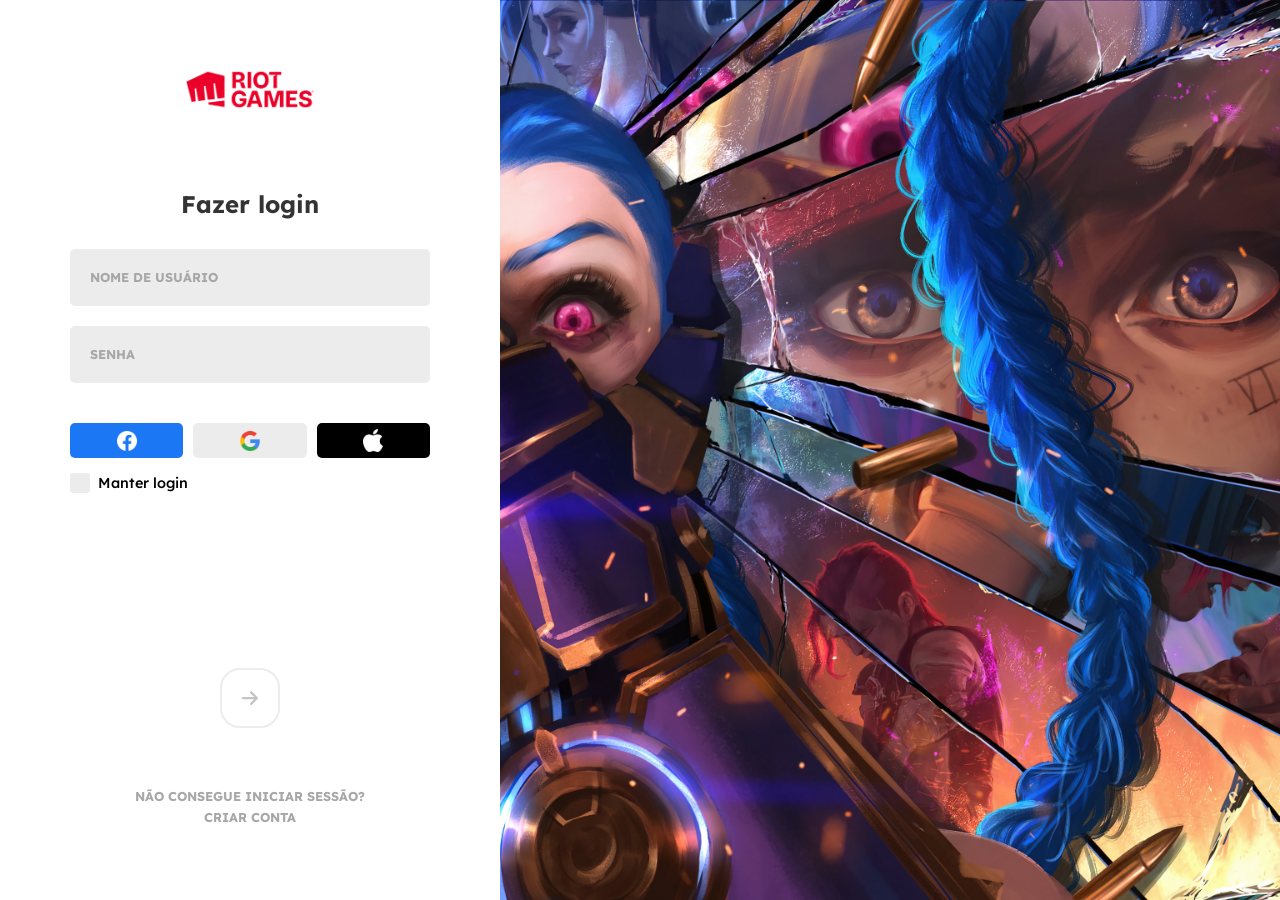
<file: PROJETO LOGIN LOL/index.html>
<!DOCTYPE html>
<html lang="pt-br">
<head>
    <meta charset="UTF-8">
    <meta name="viewport" content="width=device-width, initial-scale=1.0">
    <link rel="stylesheet" href="style.css">
    <script src="script.js" defer></script>

    <title>Riot Games</title>
</head>
<body>
    <main>
        <section class="login">

            <div class="wrapper">
                <img src="imagens/logo.png" alt="logo" class="login_logo">
                
                <h1 class="login_title">Fazer login</h1>

                <label class="login_label">
                    <span>Nome de Usuário</span>
                    <input type="text" name="username" class="input">
                </label>

                <label class="login_label">
                    <span>senha</span>
                    <input type="password" name="password" class="input">
                </label>

                <div class="login_icons">
                    <button type="button" class="icons_button">
                        <img src="imagens/facebook-icon.png" alt="facebook"/>
                    </button>

                    <button type="button" class="icons_button">
                        <img src="imagens/google-icon.png" alt="google">
                    </button>

                    <button type="button" class="icons_button">
                        <img src="imagens/apple-icon.png" alt="apple">
                    </button>
                </div>

                <label class="login_label_checkbox">
                    <input type="checkbox" class="input_checkbox">
                    Manter login
                </label>
            </div>

          <div class="wrapper">
            <button type="button" class="login_button" disabled>
                <svg xmlns="http://www.w3.org/2000/svg" viewBox="0 0 448 512">
                    <path d="M438.6 278.6l-160 160C272.4 444.9 264.2 448 256 448s-16.38-3.125-22.62-9.375c-12.5-12.5-12.5-32.75 0-45.25L338.8 288H32C14.33 288 .0016 273.7 .0016 256S14.33 224 32 224h306.8l-105.4-105.4c-12.5-12.5-12.5-32.75 0-45.25s32.75-12.5 45.25 0l160 160C451.1 245.9 451.1 266.1 438.6 278.6z"/>
                </svg>
            </button>

            <a href="https://recovery.riotgames.com/pt-br?region=BR1" target="_blank" class="login_link">não consegue iniciar sessão?</a>
            <a href="https://signup.leagueoflegends.com/pt-br/signup/index#/" target="_blank" class="login_link">criar conta</a>
          </div>

        </section> 
        <section class="wallpaper"></section> 
    </main>

</body>
</html>
</file>
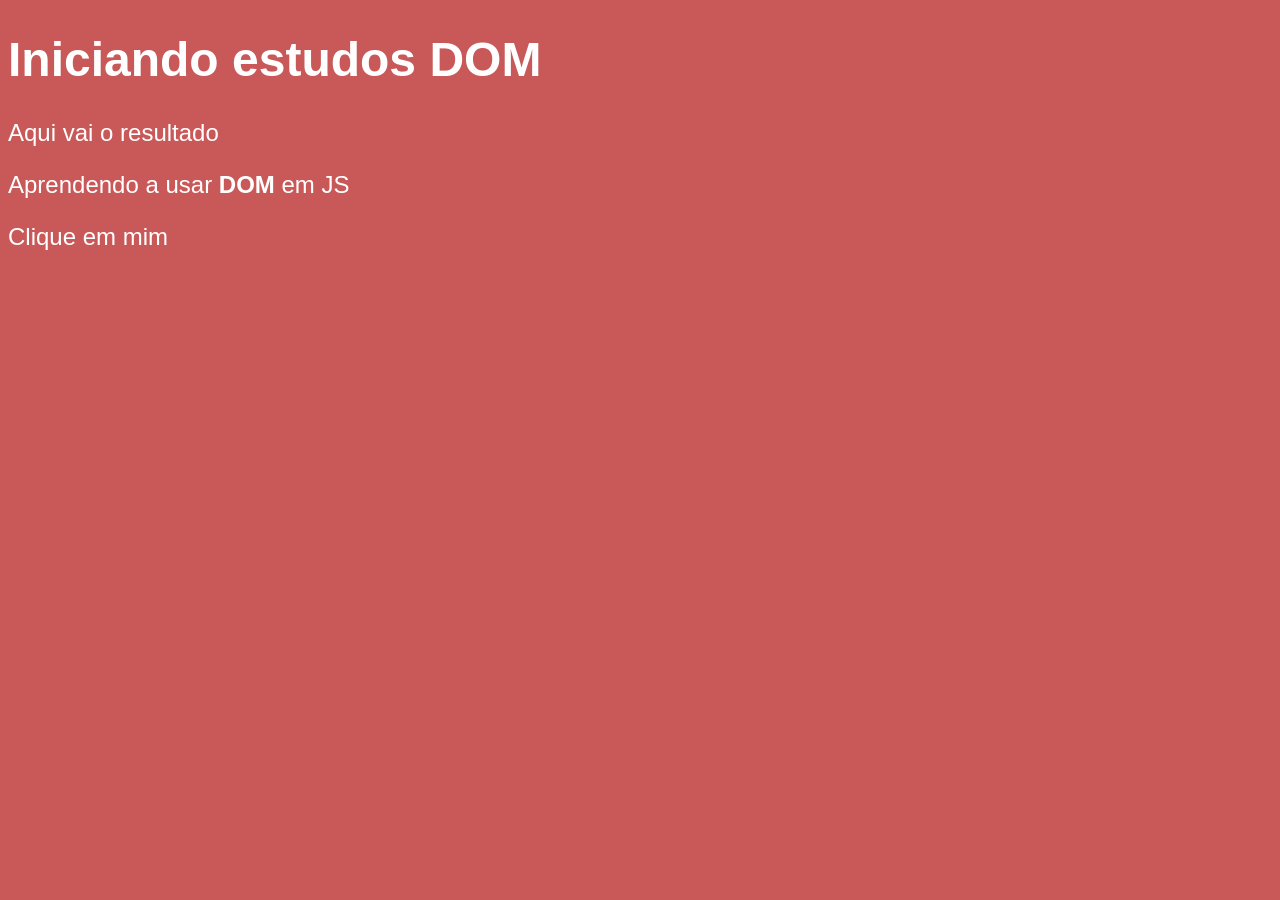
<file: CURSO DE JAVASCRIPT/AULA-DOM.html>
<!DOCTYPE html>
<html lang="en">
<head>
    <meta charset="UTF-8">
    <meta name="viewport" content="width=h1, initial-scale=1.0">
    <title>Primeiros passos DOM</title>
    <style>
        body {
            background: rgb(201, 89, 89);
            color: white;
            font: normal 18pt Arial;
        }
    </style>
</head>
<body>
    <h1>Iniciando estudos DOM</h1>
    <p>Aqui vai o resultado</p>
    <p>Aprendendo a usar <strong>DOM</strong> em JS</p>
    <div>Clique em mim</div>
    <script>
        var p1 = window.document.getElementsByTagName('p')[0]   <!--0 primeiro paragrafo, 1 segundo paragrafo, e assim sucessivamente-->        
    </script>
</body>
</html>
</file>
<file: PROJETO LOGIN LOL/style.css>
@import url('https://fonts.googleapis.com/css2?family=Lexend+Deca:wght@300;400;500;600;700&display=swap');

* {
  margin: 0;
  padding: 0;
  box-sizing: border-box;
  font-family: 'Lexend Deca', sans-serif;
}

:root {
  --white: #FFF;
  --whitesmoke: #F9F9F9;
  --light-grey: #ECECEC;
  --grey: #C4C4C4;
  --medium-grey: #A7A7A7;
  --deep-grey: #343434;
  --black: #000000;
  --blue: #1B77F3;
  --red: #CF3C3F;
}

main {
  display: flex;
}

.login {
  display: flex;
  flex-direction: column;
  align-items: center;
  justify-content: space-between;
  width: 100%;
  max-width: 500px;
  min-height: 100vh;
  padding: clamp(35px, 8%, 70px);
}

.wrapper {
  width: 100%;
  display: flex;
  flex-direction: column;
  align-items: center;
  justify-content: center;
}

.login_logo {
  width: 130px;
  margin-bottom: 80px;
}

.login_title {
  color: var(--deep-grey);
  font-size: 1.5em;
  margin-bottom: 30px;
}

.login_label {
  display: block;
  margin-bottom: 20px;
  width: 100%;
}

.input {
  width: 100%;
  background-color: var(--light-grey);
  border: 2px solid rgba(0, 0, 0, 0);
  border-radius: 5px;
  outline: none;
  font-size: 0.9em;
  padding: 25px 10px 10px;
  font-weight: 600;
  color: var(--deep-grey);
}

.login_label span {
  position: absolute;
  font-size: 0.8em;
  font-weight: 700;
  text-transform: uppercase;
  color: var(--medium-grey);
  margin: 20px;
  cursor: text;
  transition: all 200ms ease;
}

.input:focus {
  background-color: var(--whitesmoke);
  border: 2px solid var(--deep-grey);
}

.login_label .span-active {
  font-size: 0.7em;
  margin: 8px 10px;
}

.login_icons {
  display: flex;
  gap: 10px;
  width: 100%;
  margin-top: 20px;
}

.login_icons img {
  width: 20px;
}

.icons_button {
  width: 33.33%;
  display: flex;
  align-items: center;
  justify-content: center;
  height: 35px;
  border-radius: 5px;
  cursor: pointer;
  border: none;
}

.login_icons .icons_button:nth-child(1) {
  background-color: var(--blue);
}

.login_icons .icons_button:nth-child(2) {
  background-color: var(--light-grey);
}

.login_icons .icons_button:nth-child(3) {
  background-color: var(--black);
}

.login_label_checkbox {
  width: 100%;
  margin: 15px 0 50px;
  font-size: 0.9em;
  font-weight: 500;
  display: flex;
  align-items: center;
}

.input_checkbox {
  appearance: none;
  width: 20px;
  height: 20px;
  background-color: var(--light-grey);
  margin-right: 8px;
  border-radius: 3px;
}

.input_checkbox:checked {
  background-color: var(--red);
}

.input_checkbox:checked::after {
  content: "";
  display: block;
  width: 5px;
  height: 10px;
  border: 3px solid white;
  border-width: 0 3px 3px 0;
  transform: rotate(45deg);
  margin: 2px 6px;
}

.login_button {
  width: 60px;
  height: 60px;
  padding: 20px;
  display: flex;
  align-items: center;
  justify-content: center;
  background-color: var(--red);
  border-radius: 20px;
  border: none;
  cursor: pointer;
  margin-bottom: 60px;
}

.login_button svg {
  fill: white;
}

.login_button:disabled {
  cursor: auto;
  background-color: white;
  border: 2px solid var(--light-grey);
}

.login_button:disabled svg {
  fill: var(--grey)
}

.login_link {
  font-size: 0.8em;
  text-decoration: none;
  color: var(--medium-grey);
  text-transform: uppercase;
  margin-bottom: 5px;
  font-weight: 700;
}

.wallpaper {
  width: 100%;
  background-image: url('imagens/1194463.jpg');
  background-size: cover;
  background-position: center;
  flex: 1;
}
</file>
